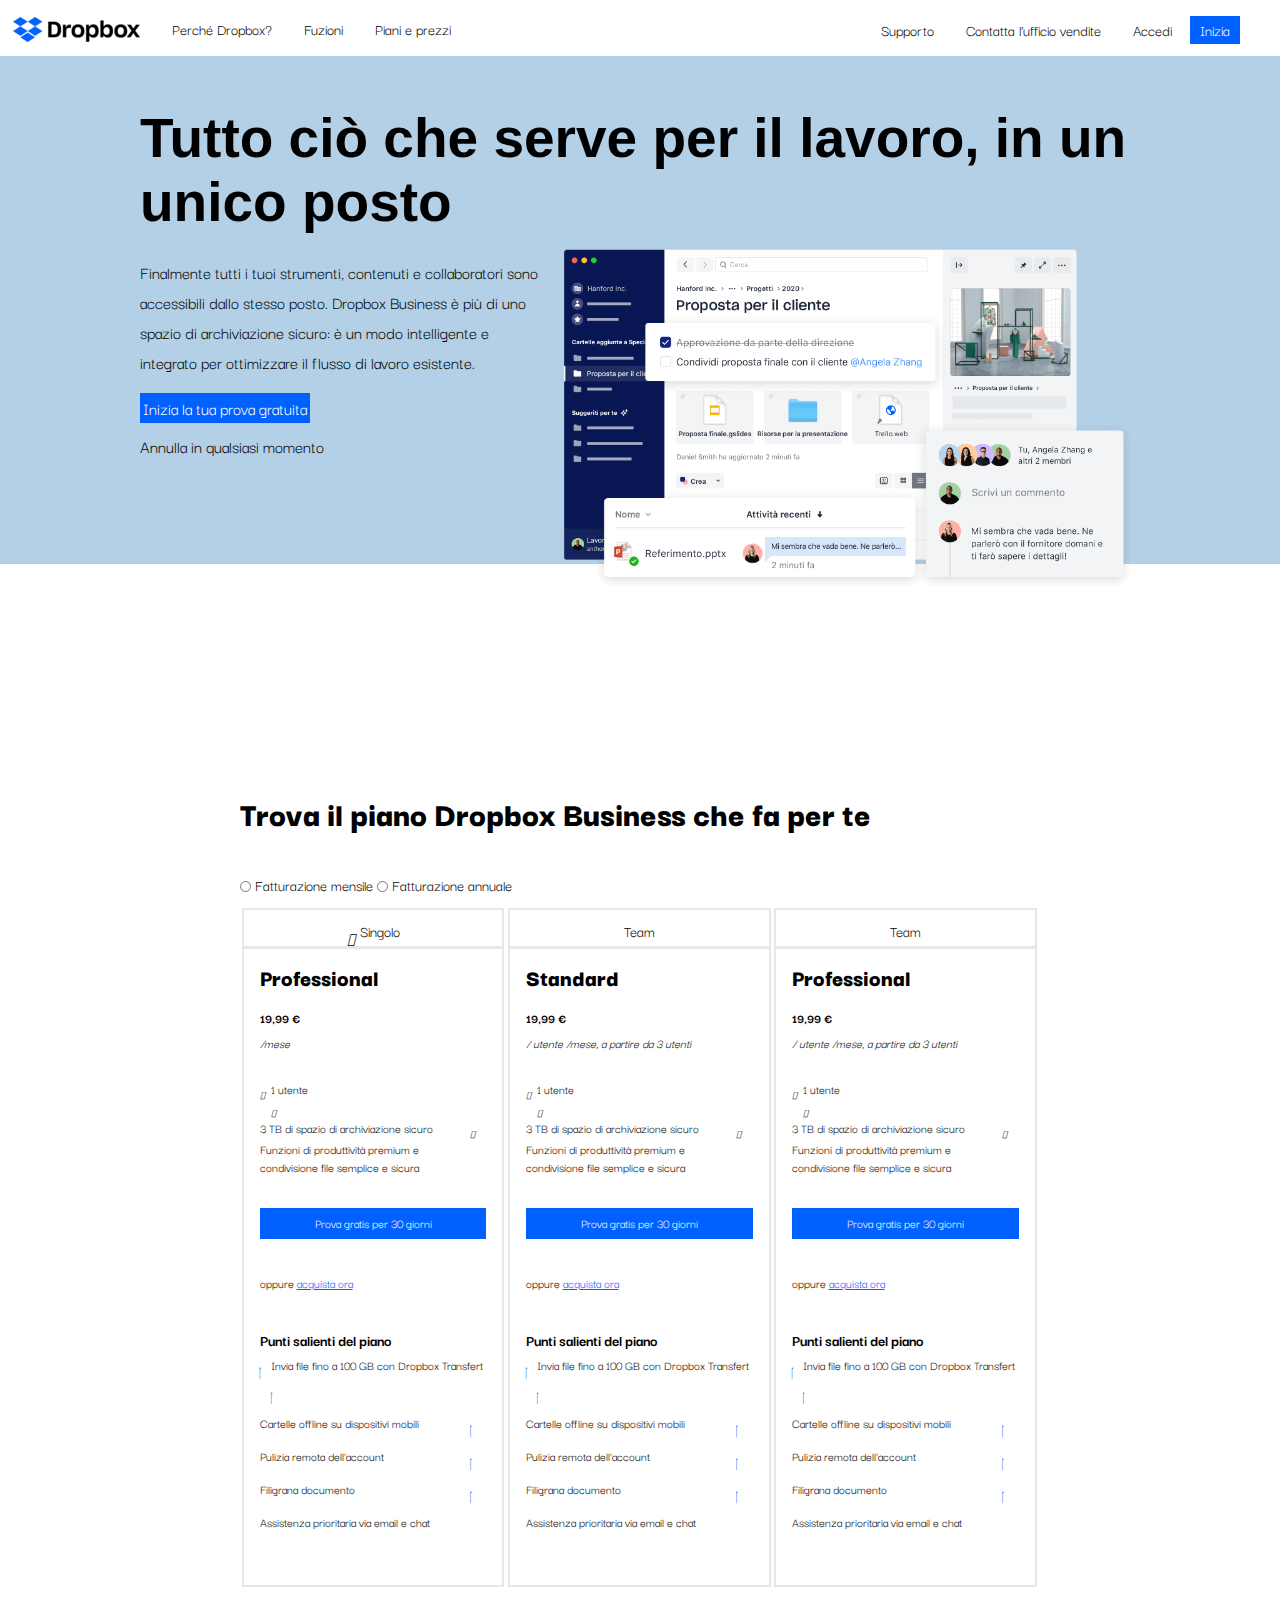
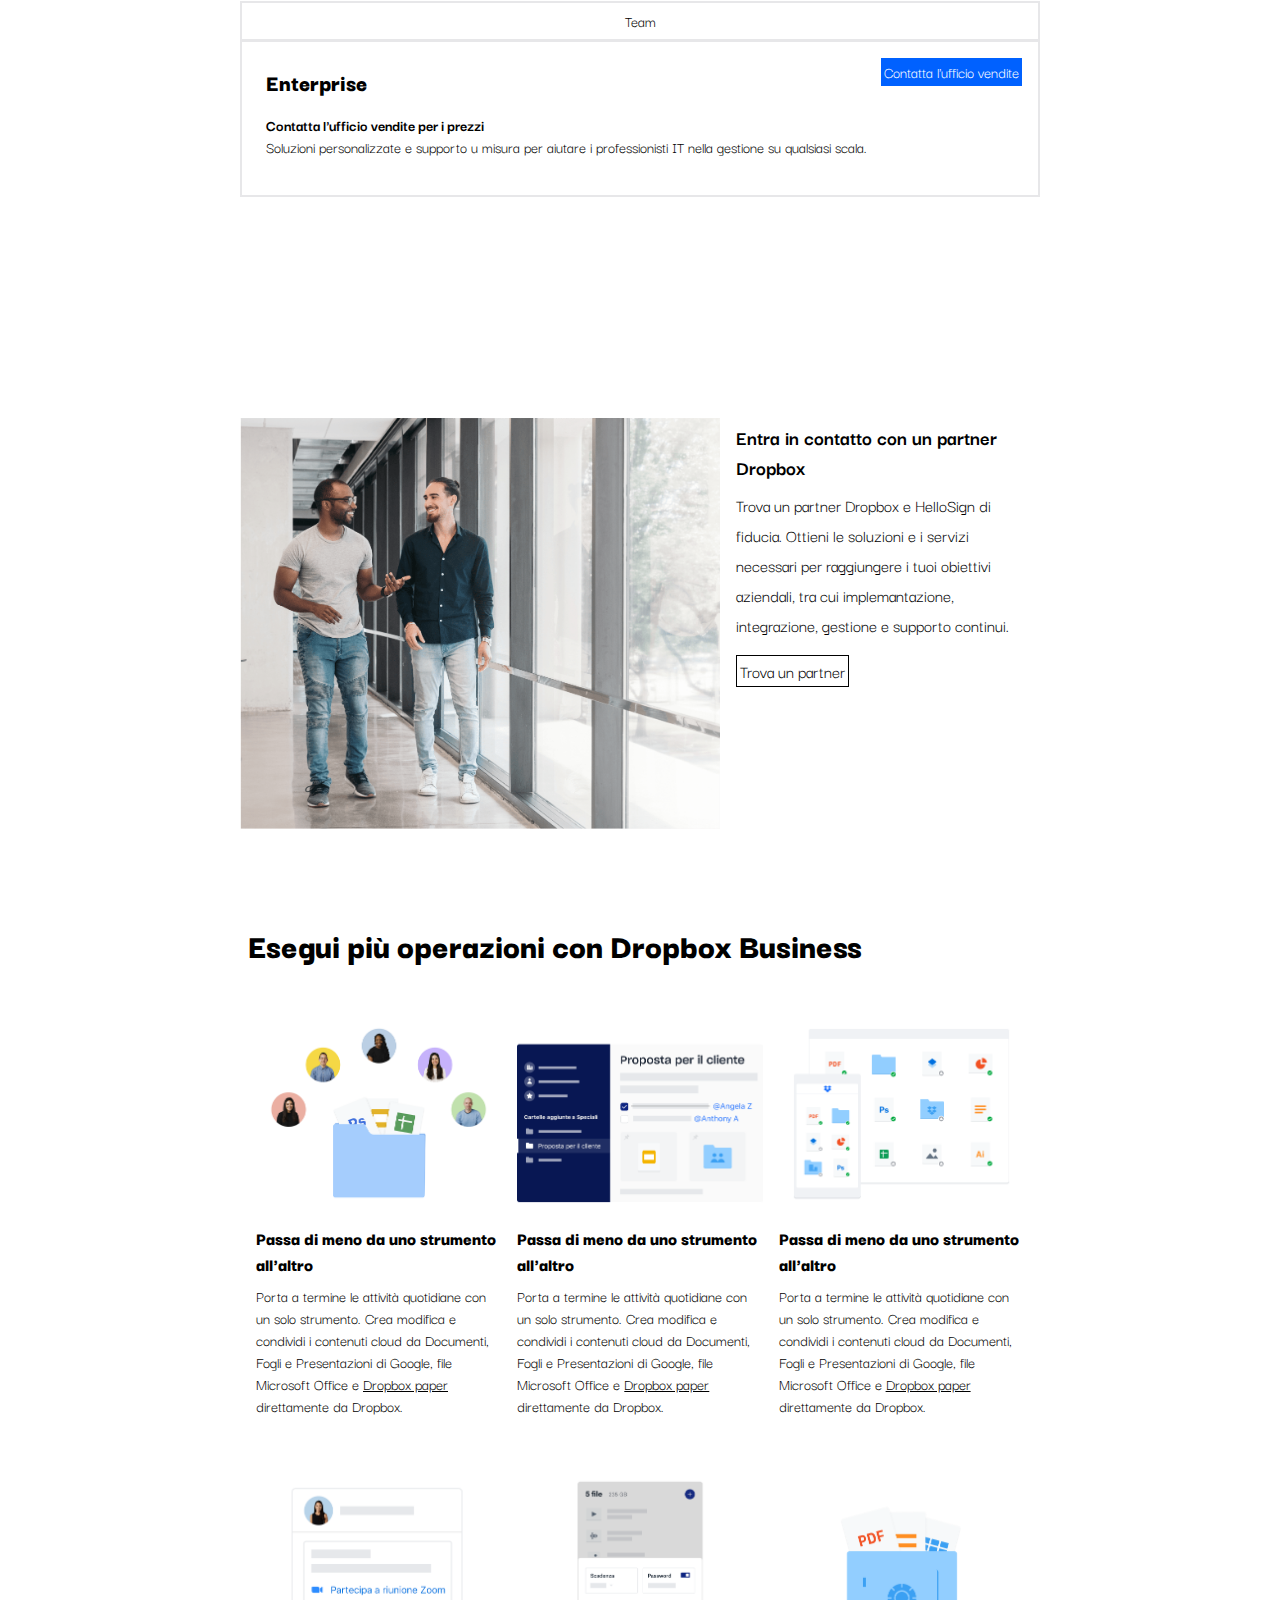
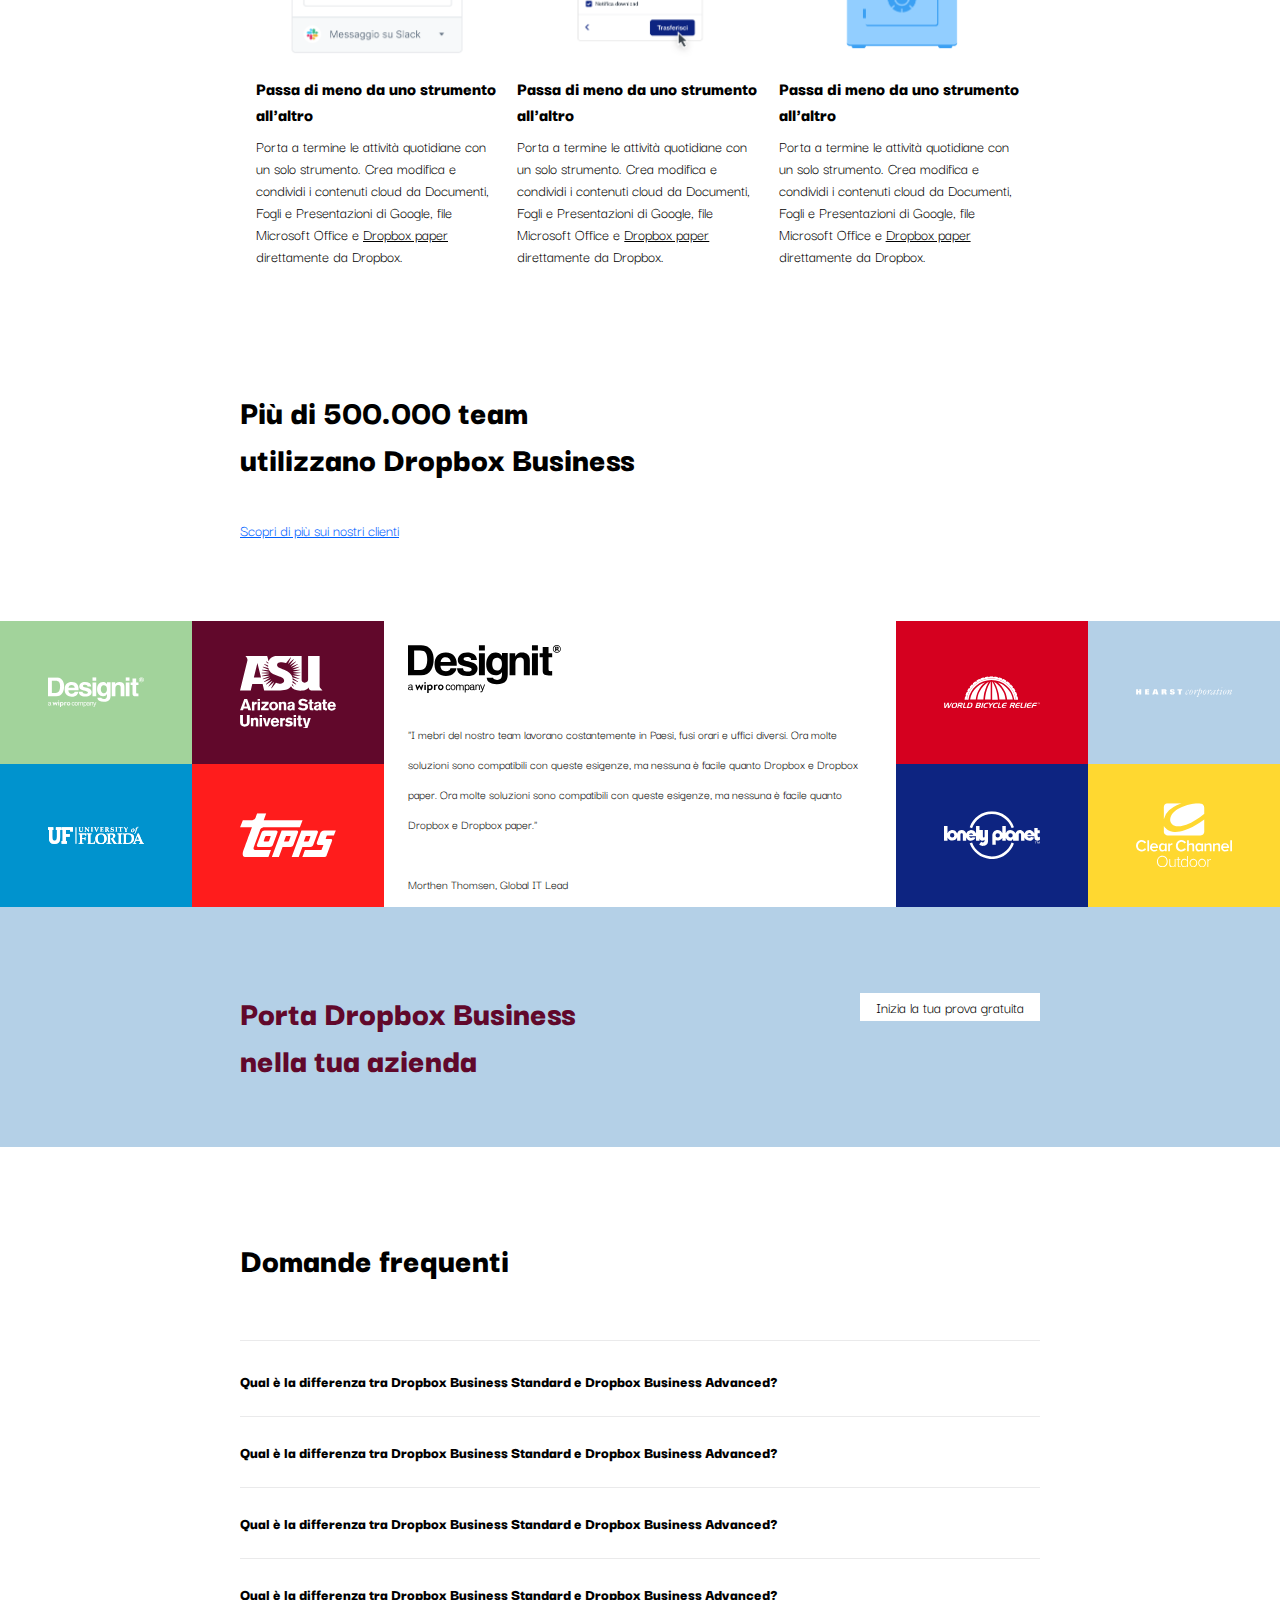
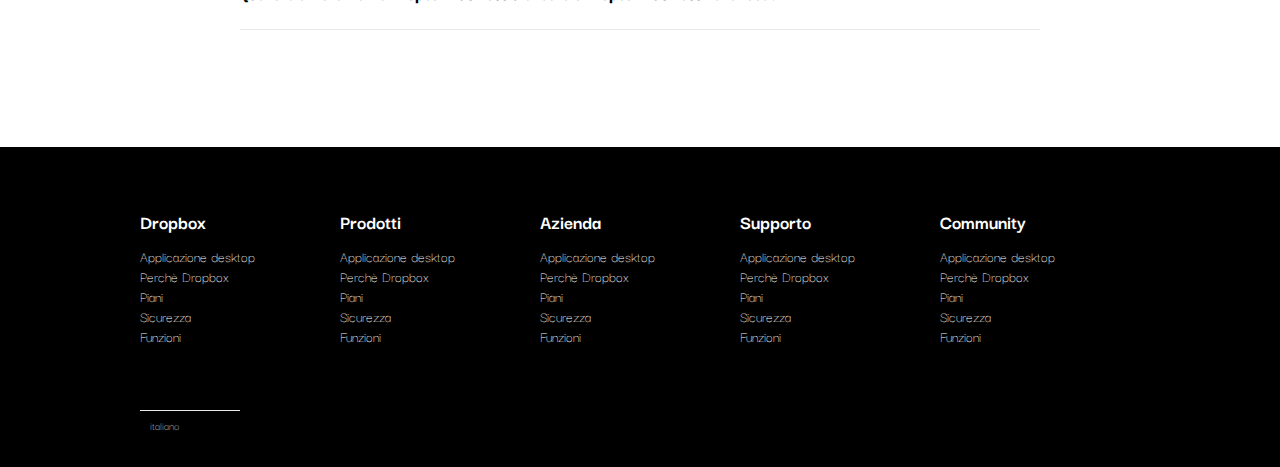
<file: index.html>
<!DOCTYPE html>
<html lang="en">
<head>
    <meta charset="UTF-8">
    <meta http-equiv="X-UA-Compatible" content="IE=edge">
    <meta name="viewport" content="width=device-width, initial-scale=1.0">
    <title>Dropbox</title>
    <link rel="stylesheet" href="./css/style.css">
    <link rel="preconnect" href="https://fonts.googleapis.com">
    <link rel="preconnect" href="https://fonts.gstatic.com" crossorigin>
    <link href="https://fonts.googleapis.com/css2?family=Darker+Grotesque:wght@600;700;800;900&display=swap" rel="stylesheet">
    <link rel="stylesheet" href="https://use.fontawesome.com/releases/v5.1.1/css/all.css" integrity="sha384-O8whS3fhG2OnA5Kas0Y9l3cfpmYjapjI0E4theH4iuMD+pLhbf6JI0jIMfYcK3yZ" crossorigin="anonymous">
</head>
<body>
    <div class="debug">
        <header class="row">
            <div class="cl_50 align_left">
                <img src="./img/logo-small.png" alt="Dropbox logo" class="logo_sm">
                <a href="" class="header_btn btn_left dropdown">
                    Perché Dropbox?
                    <div class="dropdown_content">
                        <p>ciao</p>
                        <p>ciao</p>
                        <p>ciao</p>
                    </div>
                </a>
                    
                <a href="" class="header_btn btn_left dropdown">
                    Fuzioni
                    <div class="dropdown_content">
                        <p>ciao</p>
                        <p>ciao</p>
                        <p>ciao</p>
                    </div>
                </a>
                <a href="" class="header_btn btn_left dropdown">
                    Piani e prezzi
                    <div class="dropdown_content">
                        <p>ciao</p>
                        <p>ciao</p>
                        <p>ciao</p>
                    </div>
                </a>
            </div>
            <div class="cl_50 align_right">
                <a href="./support-page/index_support.html" class="header_btn btn_right dropdown">
                    Supporto
                    <div class="dropdown_content">
                        <p>ciao</p>
                        <p>ciao</p>
                        <p>ciao</p>
                    </div>
                </a>
                <a href="" class="header_btn btn_right dropdown">
                    Contatta l'ufficio vendite
                    <div class="dropdown_content">
                        <p>ciao</p>
                        <p>ciao</p>
                        <p>ciao</p>
                    </div>
                </a>
                <a href="" class="header_btn btn_right dropdown">
                    Accedi
                    <div class="dropdown_content">
                        <p>ciao</p>
                        <p>ciao</p>
                        <p>ciao</p>
                    </div>
                </a>
                <a href="" class="header_btn btn_right blue_btn btn_p3px">Inizia</a>
            </div>
        </header>
        <!--Header-->
        <main>
            <div class="hero">
                <div class="hero_container row">
                    <h1>
                        Tutto ciò che serve per il lavoro, in un unico posto
                    </h1>
                    <div class="cl_40">
                        <p>
                            Finalmente tutti i tuoi strumenti, contenuti e collaboratori sono accessibili dallo stesso posto. Dropbox Business è più di uno spazio di archiviazione sicuro: è un modo intelligente e integrato per ottimizzare il flusso di lavoro esistente.
                        </p>
                        <a href="" class="hero_blue_btn btn_p3px">Inizia la tua prova gratuita</a>
                        <p>
                            Annulla in qualsiasi momento
                        </p>
                        <a href="#subscription" class="go_to"><i class="fas fa-arrow-down"></i></a>
                    </div>
                    <div class="cl_60 hero_img">
                        <img src="./img/jumbo.png" alt="">
                    </div>
                </div>
            </div>
            <!--Hero page-->
            <div class="subscription" id="subscription">
                <div class="sm_container row">
                    <h2>
                        Trova il piano Dropbox Business che fa per te
                    </h2>
                    <div class="checkbox">
                        <label class="radio_btn_container">
                            <input type="radio" name="invoice" id="m_invoice"> Fatturazione mensile
                            <input type="radio" name="invoice" id="y_invoice"> Fatturazione annuale
                        </label>
                    </div>                    
                    <div class="sub_text sm"><p class="cl_quantity"><i class="far fa-user"></i> Singolo</p></div>
                    <div class="sub_text sm"><p class="cl_quantity"><i class="far fa-building"></i></i> Team</p></div>
                    <div class="sub_text sm"><p class="cl_quantity"><i class="far fa-building"></i></i> Team</p></div>
                    <div class="sub_text">
                        <h3>Professional</h3>
                        <p class="price">
                            <strong>19,99 &euro;</strong> <br> <em>/mese</em>
                        </p>
                        <p class="function row">
                            <i class="far fa-user cl_5"></i> <span class="cl_95">1 utente</span>
                            <i class="far fa-folder cl_5"></i> <span class="cl_95">3 TB di spazio di archiviazione sicuro</span>
                            <i class="fas fa-pen cl_5"></i> <span class="cl_95">Funzioni di produttività premium e condivisione file semplice e sicura</span>
                        </p>
                            <a href="" class="subs_btn btn_p3px">
                            Prova gratis per 30 giorni
                            </a>
                        <p id="or">
                            oppure <a href="">acquista ora</a>
                        </p>
                        <h4>
                            Punti salienti del piano
                        </h4>
                        <div class="row">
                            <i class="fas fa-check fa-sm fa-fw cl_5"></i><p class="cl_95">Invia file fino a 100 GB con Dropbox Transfert</p>
                            <i class="fas fa-check fa-sm fa-fw cl_5"></i><p class="cl_95">Cartelle offline su dispositivi mobili</p>
                            <i class="fas fa-check fa-sm fa-fw cl_5"></i><p class="cl_95">Pulizia remota dell'account</p>
                            <i class="fas fa-check fa-sm fa-fw cl_5"></i><p class="cl_95">Filigrana documento</p>
                            <i class="fas fa-check fa-sm fa-fw cl_5"></i><p class="cl_95">Assistenza prioritaria via email e chat</p>
                        </div>
                    </div>
                    <div class="sub_text">                        
                        <h3>Standard</h3>
                        <p class="price">
                            <strong>19,99 &euro;</strong> <br> <em>/ utente /mese, a partire da 3 utenti</em>
                        </p>
                        <p class="function row">
                            <i class="far fa-user cl_5"></i> <span class="cl_95">1 utente</span>
                            <i class="far fa-folder cl_5"></i> <span class="cl_95">3 TB di spazio di archiviazione sicuro</span>
                            <i class="fas fa-pen cl_5"></i> <span class="cl_95">Funzioni di produttività premium e condivisione file semplice e sicura</span>
                        </p>
                        </p>
                        <a href="" class="subs_btn btn_p3px">
                            Prova gratis per 30 giorni
                        </a>
                        <p id="or">
                            oppure <a href="">acquista ora</a>
                        </p>
                        <h4>
                            Punti salienti del piano
                        </h4>
                        
                        <div class="row">
                            <i class="fas fa-check fa-sm fa-fw cl_5"></i><p class="cl_95">Invia file fino a 100 GB con Dropbox Transfert</p>
                            <i class="fas fa-check fa-sm fa-fw cl_5"></i><p class="cl_95">Cartelle offline su dispositivi mobili</p>
                            <i class="fas fa-check fa-sm fa-fw cl_5"></i><p class="cl_95">Pulizia remota dell'account</p>
                            <i class="fas fa-check fa-sm fa-fw cl_5"></i><p class="cl_95">Filigrana documento</p>
                            <i class="fas fa-check fa-sm fa-fw cl_5"></i><p class="cl_95">Assistenza prioritaria via email e chat</p>
                        </div>
                    </div>
                    <div class="sub_text">
                        <h3>Professional</h3>
                        <p class="price">
                            <strong>19,99 &euro;</strong> <br> <em>/ utente /mese, a partire da 3 utenti</em>
                        </p>
                        <p class="function row">
                            <i class="far fa-user cl_5"></i> <span class="cl_95">1 utente</span>
                            <i class="far fa-folder cl_5"></i> <span class="cl_95">3 TB di spazio di archiviazione sicuro</span>
                            <i class="fas fa-pen cl_5"></i> <span class="cl_95">Funzioni di produttività premium e condivisione file semplice e sicura</span>
                        </p>
                        <a href="" class="subs_btn btn_p3px">
                            Prova gratis per 30 giorni
                        </a>
                        <p id="or">
                            oppure <a href="">acquista ora</a>
                        </p>
                        <h4>
                            Punti salienti del piano
                        </h4>
                        <div class="row">
                            <i class="fas fa-check fa-sm fa-fw cl_5"></i><p class="cl_95">Invia file fino a 100 GB con Dropbox Transfert</p>
                            <i class="fas fa-check fa-sm fa-fw cl_5"></i><p class="cl_95">Cartelle offline su dispositivi mobili</p>
                            <i class="fas fa-check fa-sm fa-fw cl_5"></i><p class="cl_95">Pulizia remota dell'account</p>
                            <i class="fas fa-check fa-sm fa-fw cl_5"></i><p class="cl_95">Filigrana documento</p>
                            <i class="fas fa-check fa-sm fa-fw cl_5"></i><p class="cl_95">Assistenza prioritaria via email e chat</p>
                        </div>
                    </div>
                    <div class="cl_100 sm">
                        <p class="cl_quantity_100"><i class="far fa-building"></i></i> Team</p>
                    </div>
                    <div class="cl_100 cl_100_text">
                        <h3>
                            Enterprise
                        </h3>
                        <h4>
                            Contatta l'ufficio vendite per i prezzi
                        </h4>
                        <p>
                            Soluzioni personalizzate e supporto u misura per aiutare i professionisti IT nella gestione su qualsiasi scala.
                        </p>
                        <a href="" class="contact_btn btn_p3px">
                            Contatta l'ufficio vendite
                        </a>
                    </div>
                </div>
            </div>
            <!--Subscription page-->
            <div class="partner">
                <div class="sm_container row">
                    <div class="cl_60 partner_dim">
                        <img src="./img/partner.png" alt="">
                    </div>
                    <div class="cl_40 partner_dim">
                        <div class="partner_text">
                            <h3>
                                Entra in contatto con un partner Dropbox
                            </h3>
                            <p>
                                Trova un partner Dropbox e HelloSign di fiducia. Ottieni le soluzioni e i servizi necessari per raggiungere i tuoi obiettivi aziendali, tra cui implemantazione, integrazione, gestione e supporto continui.
                            </p>
                            <a href="#" class="partner_btn btn_p3px">
                                Trova un partner
                            </a>
                        </div>
                        
                    </div>
                </div>
            </div>
            <!--Partner page-->
            <div class="multitasking">
                <div class="sm_container row mt_text">
                    <h2>Esegui più operazioni con Dropbox Business</h2>
                    <div class="cl_33 mt_text">
                        <img src="./img/business-feature-switching-tools.png" alt="">
                        <h3>
                            Passa di meno da uno strumento all'altro
                        </h3>
                        <p>
                            Porta a termine le attività quotidiane con un solo strumento. Crea modifica e condividi i contenuti cloud da Documenti, Fogli e Presentazioni di Google, file Microsoft Office e <span style="text-decoration: underline;">Dropbox paper</span> direttamente da Dropbox.
                        </p>
                    </div>
                    <div class="cl_33 mt_text">
                        <img src="./img/business-feature-coordinate-it.png" alt="">
                        <h3>
                            Passa di meno da uno strumento all'altro
                        </h3>
                        <p>
                            Porta a termine le attività quotidiane con un solo strumento. Crea modifica e condividi i contenuti cloud da Documenti, Fogli e Presentazioni di Google, file Microsoft Office e <span style="text-decoration: underline;">Dropbox paper</span> direttamente da Dropbox.
                        </p>
                    </div>
                    <div class="cl_33 mt_text">
                        <img src="./img/business-feature-multi-device.png" alt="">
                        <h3>
                            Passa di meno da uno strumento all'altro
                        </h3>
                        <p>
                            Porta a termine le attività quotidiane con un solo strumento. Crea modifica e condividi i contenuti cloud da Documenti, Fogli e Presentazioni di Google, file Microsoft Office e <span style="text-decoration: underline;">Dropbox paper</span> direttamente da Dropbox.
                        </p>
                    </div>
                    <div class="cl_33 mt_text">
                        <img src="./img/business-feature-integrations-it.png" alt="">
                        <h3>
                            Passa di meno da uno strumento all'altro
                        </h3>
                        <p>
                            Porta a termine le attività quotidiane con un solo strumento. Crea modifica e condividi i contenuti cloud da Documenti, Fogli e Presentazioni di Google, file Microsoft Office e <span style="text-decoration: underline;">Dropbox paper</span> direttamente da Dropbox.
                        </p>
                    </div>
                    <div class="cl_33 mt_text">
                        <img src="./img/business-feature-send-files-it.png" alt="">
                        <h3>
                            Passa di meno da uno strumento all'altro
                        </h3>
                        <p>
                            Porta a termine le attività quotidiane con un solo strumento. Crea modifica e condividi i contenuti cloud da Documenti, Fogli e Presentazioni di Google, file Microsoft Office e <span style="text-decoration: underline;">Dropbox paper</span> direttamente da Dropbox.
                        </p>
                    </div>
                    <div class="cl_33 mt_text">
                        <img src="./img/business-feature-security.png" alt="">
                        <h3>
                            Passa di meno da uno strumento all'altro
                        </h3>
                        <p>
                            Porta a termine le attività quotidiane con un solo strumento. Crea modifica e condividi i contenuti cloud da Documenti, Fogli e Presentazioni di Google, file Microsoft Office e <span style="text-decoration: underline;">Dropbox paper</span> direttamente da Dropbox.
                        </p>
                    </div>
                </div>
            </div>
            <!--Multitasking page-->
            <div class="companies">
                <div class="sm_container">
                    <h2 class="collage_text collage_h">
                        Più di 500.000 team <br> utilizzano Dropbox Business
                    </h2>
                    <a href="#" class="collage_text" id="collage_link">Scopri di più sui nostri clienti</a>
                </div>            
                <div class="collage row">
                    <div class="cl_30 collage_dim">
                        <div class="collage_sm row">
                            <div class="cl_50_sm designit">
                                <div class="designit_logo"></div>
                            </div>
                            <div class="cl_50_sm asu">
                                <div class="asu_logo"></div>
                            </div>
                            <div class="cl_50_sm florida">
                                <div class="florida_logo"></div>
                            </div>
                            <div class="cl_50_sm topps">
                                <div class="topps_logo"></div>
                            </div>
                        </div>
                    </div>
                    <div class="cl_40 collage_dim">
                        <div>
                            <img src="./img/designit.svg" alt="">
                            <p>
                                "I mebri del nostro team lavorano costantemente in Paesi, fusi orari e uffici diversi. Ora molte soluzioni sono compatibili con queste esigenze, ma nessuna è facile quanto Dropbox e Dropbox paper. Ora molte soluzioni sono compatibili con queste esigenze, ma nessuna è facile quanto Dropbox e Dropbox paper."
                                <br><br>
                                Morthen Thomsen, Global IT Lead
                            </p>
                        </div>                        
                    </div>
                    <div class="cl_30 collage_dim">
                        <div class="collage_sm row">
                            <div class="cl_50_sm bicicle">
                                <div class="bicicle_logo"></div>
                            </div>
                            <div class="cl_50_sm hearts">
                                <div class="hearts_logo"></div>
                            </div>
                            <div class="cl_50_sm lp">
                                <div class="lp_logo"></div>
                            </div>
                            <div class="cl_50_sm clear">
                                <div class="clear_logo"></div>
                            </div>
                        </div>
                    </div>
                    <div class="cl_100 trial">
                        <div class="sm_container">
                            <div class="cl_50">
                                <h2>
                                    Porta Dropbox Business nella tua azienda
                                </h2>
                            </div>
                            <div class="cl_50 trial_text">
                                <a href="">
                                    Inizia la tua prova gratuita
                                </a>
                            </div>
                        </div>
                    </div>
                </div>
            </div>
            <!--Companies page-->
            <div class="faq sm_container">
                <h2>Domande frequenti</h2>
                <hr id="hr_lost">
                <a class="dropdown_faq">
                    Qual è la differenza tra Dropbox Business Standard e Dropbox Business Advanced? <span><i class="fas fa-angle-down"></i></span>
                    <div class="dropdown_content_faq">
                        <p>
                            Lorem ipsum dolor, sit amet consectetur adipisicing elit. Distinctio vel dolore iure eius quasi eligendi id, tempore temporibus nulla accusamus expedita veniam voluptatibus harum debitis ex aliquid sint? Ut, quis?
                        </p>
                    </div>
                </a>
                <hr class="hr_faq">
                <a class="dropdown_faq">
                    Qual è la differenza tra Dropbox Business Standard e Dropbox Business Advanced? <span><i class="fas fa-angle-down"></i></span>
                    <div class="dropdown_content_faq">
                        <p>
                            Lorem ipsum dolor, sit amet consectetur adipisicing elit. Distinctio vel dolore iure eius quasi eligendi id, tempore temporibus nulla accusamus expedita veniam voluptatibus harum debitis ex aliquid sint? Ut, quis?
                        </p>
                    </div>
                </a>
                <hr class="hr_faq">
                <a class="dropdown_faq">
                    Qual è la differenza tra Dropbox Business Standard e Dropbox Business Advanced? <span><i class="fas fa-angle-down"></i></span>
                    <div class="dropdown_content_faq">
                        <p>
                            Lorem ipsum dolor, sit amet consectetur adipisicing elit. Distinctio vel dolore iure eius quasi eligendi id, tempore temporibus nulla accusamus expedita veniam voluptatibus harum debitis ex aliquid sint? Ut, quis?
                        </p>
                    </div>
                </a>
                <hr class="hr_faq">
                <a class="dropdown_faq">
                    Qual è la differenza tra Dropbox Business Standard e Dropbox Business Advanced? <span><i class="fas fa-angle-down"></i></span>
                    <div class="dropdown_content_faq">
                        <p>
                            Lorem ipsum dolor, sit amet consectetur adipisicing elit. Distinctio vel dolore iure eius quasi eligendi id, tempore temporibus nulla accusamus expedita veniam voluptatibus harum debitis ex aliquid sint? Ut, quis?
                        </p>
                    </div>
                </a>
                <hr class="hr_faq">
            </div>
            <!--Faq page-->
        </main>
        <!--Main-->
        <footer>
            <div class="footer_container row">
                <div class="cl_20">
                    <h3>Dropbox</h3>
                    <ul>
                        <li>Applicazione desktop</li>
                        <li>Perchè Dropbox</li>
                        <li>Piani</li>
                        <li>Sicurezza</li>
                        <li>Funzioni</li>
                    </ul>
                </div>
                <div class="cl_20">
                    <h3>Prodotti</h3>
                    <ul>
                        <li>Applicazione desktop</li>
                        <li>Perchè Dropbox</li>
                        <li>Piani</li>
                        <li>Sicurezza</li>
                        <li>Funzioni</li>
                    </ul>
                </div>
                <div class="cl_20">
                    <h3>Azienda</h3>
                    <ul>
                        <li>Applicazione desktop</li>
                        <li>Perchè Dropbox</li>
                        <li>Piani</li>
                        <li>Sicurezza</li>
                        <li>Funzioni</li>
                    </ul>
                </div>
                <div class="cl_20">
                    <h3>Supporto</h3>
                    <ul>
                        <li>Applicazione desktop</li>
                        <li>Perchè Dropbox</li>
                        <li>Piani</li>
                        <li>Sicurezza</li>
                        <li>Funzioni</li>
                    </ul>
                </div>
                <div class="cl_20">
                    <h3>Community</h3>
                    <ul>
                        <li>Applicazione desktop</li>
                        <li>Perchè Dropbox</li>
                        <li>Piani</li>
                        <li>Sicurezza</li>
                        <li>Funzioni</li>
                    </ul>
                </div>
                <div class="cl_10 language">
                    <hr>
                    <span class="world"></span> italiano <span class="down_triangle"></span>
                </div>
            </div>            
        </footer>
        <!--Footer-->
    </div>    
</body>
</html>
</file>
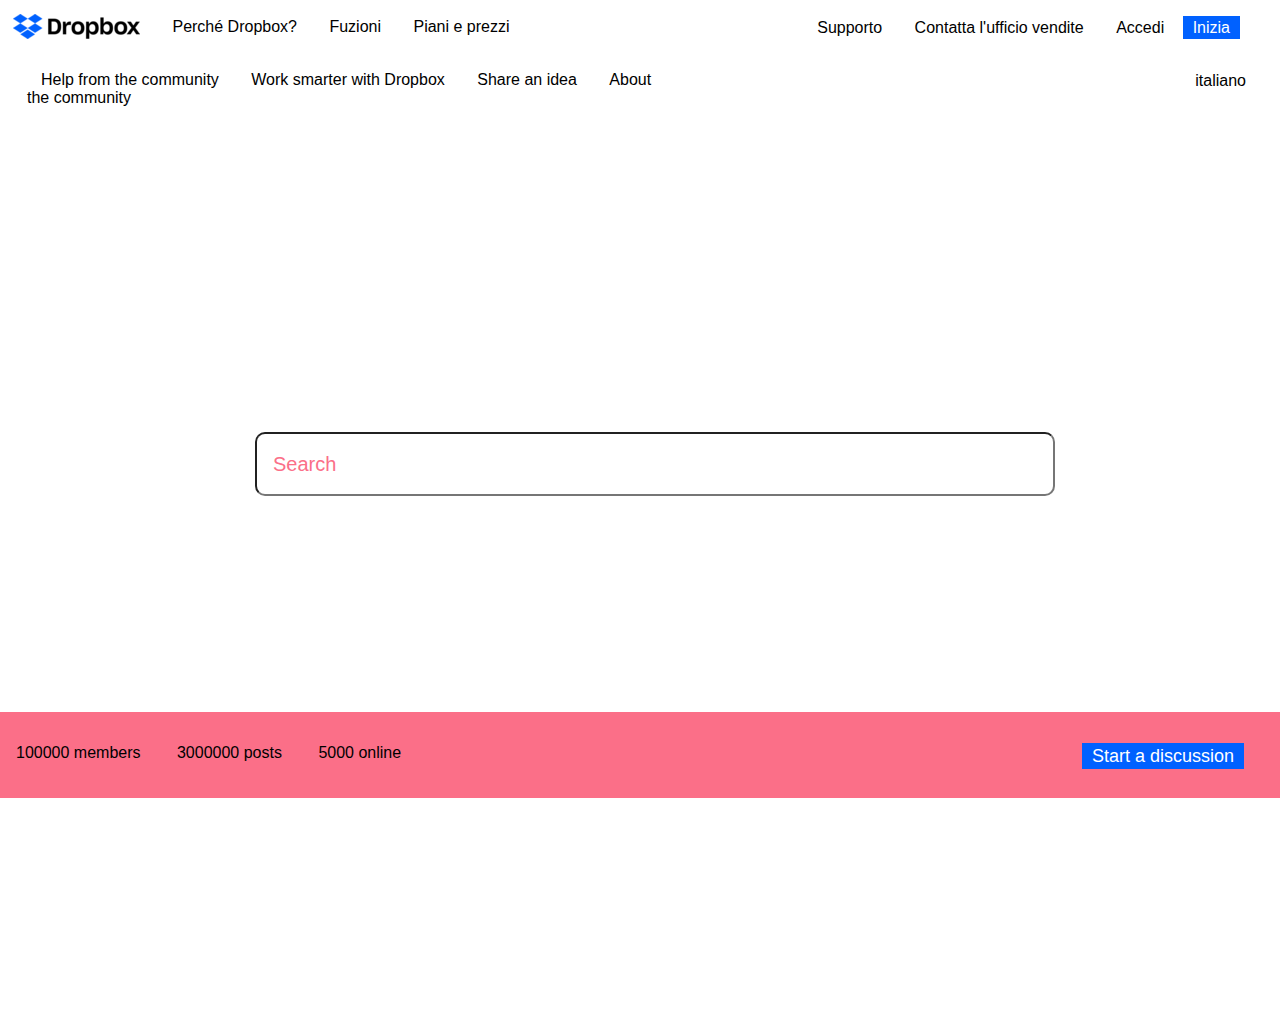
<file: support-page/index_support.html>
<!DOCTYPE html>
<html lang="en">
<head>
    <meta charset="UTF-8">
    <meta http-equiv="X-UA-Compatible" content="IE=edge">
    <meta name="viewport" content="width=device-width, initial-scale=1.0">
    <title>support</title>
    <link rel="stylesheet" href="../css/style.css">
    <link rel="stylesheet" href="https://use.fontawesome.com/releases/v5.1.1/css/all.css" integrity="sha384-O8whS3fhG2OnA5Kas0Y9l3cfpmYjapjI0E4theH4iuMD+pLhbf6JI0jIMfYcK3yZ" crossorigin="anonymous">
</head>
<body>
    <header class="row">
        <div class="cl_50 align_left">
            <img src="../img/logo-small.png" alt="Dropbox logo" class="logo_sm">
            <a href="" class="header_btn btn_left dropdown">
                Perché Dropbox?
                <div class="dropdown_content">
                    <p>ciao</p>
                    <p>ciao</p>
                    <p>ciao</p>
                </div>
            </a>
                
            <a href="" class="header_btn btn_left dropdown">
                Fuzioni
                <div class="dropdown_content">
                    <p>ciao</p>
                    <p>ciao</p>
                    <p>ciao</p>
                </div>
            </a>
            <a href="" class="header_btn btn_left dropdown">
                Piani e prezzi
                <div class="dropdown_content">
                    <p>ciao</p>
                    <p>ciao</p>
                    <p>ciao</p>
                </div>
            </a>
        </div>
        <div class="cl_50 align_right">
            <a href="./support-page/index_support.html" class="header_btn btn_right dropdown">
                Supporto
                <div class="dropdown_content">
                    <p>ciao</p>
                    <p>ciao</p>
                    <p>ciao</p>
                </div>
            </a>
            <a href="" class="header_btn btn_right dropdown">
                Contatta l'ufficio vendite
                <div class="dropdown_content">
                    <p>ciao</p>
                    <p>ciao</p>
                    <p>ciao</p>
                </div>
            </a>
            <a href="" class="header_btn btn_right dropdown">
                Accedi
                <div class="dropdown_content">
                    <p>ciao</p>
                    <p>ciao</p>
                    <p>ciao</p>
                </div>
            </a>
            <a href="" class="header_btn btn_right blue_btn btn_p3px">Inizia</a>
        </div>
    </header>
    <header class="row support_nav">
        <div class="cl_50 align_left">
            <a href="" class="header_btn btn_left">
                Help from the community
            </a>  
            <a href="" class="header_btn btn_left">
                Work smarter with Dropbox
            </a>
            <a href="" class="header_btn btn_left">
                Share an idea
            </a>
            <a href="" class="header_btn btn_left">
                About the community
            </a>
        </div>
        <div class="cl_50 align_right">
            <a href="" class="header_btn btn_right">
                italiano
            </a>
        </div>
    </header>
    <!--Header-->
    <main class="main">
        <div class="hero_support">
            <div class="hero_container search_pos">
                <input type="search" class="search" placeholder="Search">
            </div>
            <!-- /.Search-->
            <div class=" sm_container numbers row">
                <div class="cl_60 aling_support">
                    <div class="buttons">
                        <a href="">
                            <i class="fas fa-user-circle"></i> 100000 members
                        </a>
                        <a href="">
                            <i class="fas fa-comments"></i> 3000000 posts
                        </a>
                        <a href="">
                            <i class="fas fa-wifi"></i> 5000 online
                        </a>
                    </div>
                </div>
                <div class="cl_40 align_right">
                    <a href="" class="blue_btn">
                        Start a discussion
                    </a>
                </div>
            </div>
            <!-- /.numbers -->

        </div>
    </main>
    <!-- /.main -->
    
</body>
</html>
</file>
<file: css/style.css>
/* #region GENERAL*/
*{
    margin: 0;
    padding: 0;
    box-sizing: border-box;
    font-family:'Darker Grotesque', sans-serif;;
}
:root{
    --btn-color: #0061FF;
    --text-color: #1F1F1F;
    --light-text-color: #ADB6BD;
    --light-bg-color: #B4D0E7;
    --main-bg-color: #FFFFFF;
}
.row::after{
    content:"";
    display: table;
    clear: both;
}
a{
    text-decoration: none;
    color: black;
}
input{
    height: 0.7rem;
    width: 0.7rem;
    vertical-align: -1px;
}
html{
    scroll-behavior: smooth;
}
/* #endregion GENERAL*/

/* #region COLUMNS*/
.cl_5{
    float: left;
    width: 5%
}
.cl_10{
    float: left;
    width: 10%;
    margin-top: 75px;
    color: white;
}
.cl_20{
    float: left;
    width: 20%;
    height: 121px;
    margin-top: 61px;
    color: white;
}
.cl_30{
    float: left;
    width: 30%;
}
.cl_33{
    float: left;
    width: 33.33%;
    height: 647px;   
}
.cl_40{
    float: left;
    width: 40%;
    height: 192px;
    line-height: 30px;
    font-size: large;
}
.cl_50{
    float: left;
    width: 50%;
    height: 48px;
}
.cl_50_sm{
    height: 143px;
    float: left;
    width: 50%;
    background-color: rgb(4, 0, 255);
}
.cl_60{
    float: left;
    width: 60%;
    height: 281px;
}
.cl_95{
    float:left;
    width: 95%;
    display: block; 
    margin-right: -5px; 
}
.cl_100{
    float: left;
    width: 100%;
    height: 157px;
    margin-top: 12px ;
    position: relative;
}
/* #endregion COLUMNS*/

/* #region UTILITIES*/
.fa-user:before {
    content: "\f007";
    vertical-align: -7px;
}
.fa-folder:before {
    content: "\f07b";
    vertical-align: -7px;
}
.fa-pen:before {
    content: "\f304";
    vertical-align: -7px;
}
.world::before{
    font-family: "Font Awesome 5 Free";
    font-weight: 900;
    content: "\f0ac";
    color: #EAEAEB;
    font-size: 9px;
}
.down_triangle::before{
    font-family: "Font Awesome 5 Free";
    font-weight: 900;
    content: "\f0d8";
    color: #EAEAEB;
    font-size: 9px
}
.fa-check:before {
    color: var(--btn-color);
    content: "\f00c";
    font-size: smaller;
    vertical-align: -7px;
}
/*Font awesome utilities*/

.btn_p3px{
    padding: 3px;
}
.btn_p3px:hover{
    text-decoration: underline;
    filter: sepia(1);
}
.go_to:active{
    color:red;
}
/* #endregion UTILITIES*/

/* #region HEADER*/
header{
    margin: 0 auto;
    height: 3.5rem;
    background-color: white;
    padding: 5px 0;
}
.align_left{
    position: relative;
    padding-left: 7px;
    margin-top: -4px;
}

.logo_sm{
    position: relative;
    top: 10px;
    left: 6px;
}
.btn_left{
    position: relative;
    top: 3px;
    left: 20px;
}
.align_right{
    text-align: right;
    padding-top: 13px;
    position: relative;
}
.btn_right{
    position: relative;
    top: -13px;
    right: 20px;
}
.header_btn{
    list-style: none;
    color: black;
    padding:14px;
}
.blue_btn{
    color: white;
    background-color: #0061FF;
    padding: 3px 10px;
    margin-right: 20px;
}
.cl_quantity{
    margin-top: -7px;
}
.cl_quantity_100{
    margin-top: 7px;
}
.dropdown{
    position: relative;
    display: inline-block;
}
.dropdown_content{
    display: none;
    position: absolute;
    background-color: #f9f9f9;
    min-width: 120px;
    box-shadow: 0px 8px 16px 0px rgba(0,0,0,0.2);
    padding: 12px 16px;
    z-index: 1;
}
.dropdown:hover .dropdown_content {
   display: block;
}
/* #endregion HEADER*/

/* #region HERO*/
.hero{
    height: 508px;
    background-color: var(--light-bg-color);
}
.hero_container{
    margin: 0 auto;
    width: 1000px;
    height: 600px;
}
.hero_container h1{
    padding-top: 50px;
    padding-bottom: 15px;
    font-size: 55px;
    float: left;
    width: 100%;
    font-weight: 900;
    font-family: Arial, Helvetica, sans-serif;
}
.hero_img{
    position: relative;
}
.hero_img>img{
    max-width: 100%;
    position: absolute;
    right: 0;
}
.hero_blue_btn{
    color: white;
    background-color: #0061FF;
}
.hero_container p{
    padding-bottom: 1rem;
    padding-top: 0.5rem;
}
/* #endregion HERO*/

/* #region SUBSCRIPTION*/
.subscription{
    margin-top: 9rem;
}
.sm_container{
    margin: 0 auto;
    width: 800px;
}
.sm_container h2{
    padding-top: 81px;
    padding-bottom: 38px;
    font-size: 35px;
    float: left;
    width: 100%;
    font-weight: 900;
}
li > span{
    color: var(--btn-color);
} 
ul{
    list-style: none;
}
.sub_text{
    float: left;
    width: 32.86%;
    height: 640px;
    padding: 1rem;
    margin: 0.1rem;
    line-height: 25px;
    font-size: small;
    margin-top: 12px ;
}
.sm{
    height: 40px;
    text-align: center;
}
.sm>p{
    font-size: medium;
    margin-bottom: 2px;
}
.sub_text, .sm, .cl_100{
    border: 2px solid #E7E7E9;
}
.sub_text>a{
    background-color: var(--btn-color);
    color: white;
    margin-top: 1rem;
    margin-bottom: 1rem;
    text-align: center;
    width: 100%;
    display: block;
}
.sub_text>p>a{
    text-decoration: underline;
    color: var(--btn-color);
}
.sub_text>h3{
    font-weight: 900;
    font-size: x-large;
    padding-bottom: 1rem;
}
.sub_text>h4{
    font-size: medium;
    margin-top: 2rem;
}
.function{
    padding-bottom: 1rem;
    line-height: initial;
    padding-top: 1.5rem;
}
#or{
    padding-top: 1rem;
}
.function>i{
    font-size: 10px;
}
.contact_btn{
    background-color: var(--btn-color);
    color: white;
    margin-top: 1rem;
    margin-bottom: 1rem;
    position: absolute;
    top: 0;
    right: 1rem;
}
.cl_100_text{
    padding: 1.5rem;
}
.subscription>.sm_container>.cl_100,.sm{
    margin-bottom: -13px;
}
.cl_100_text>p{
    font-size: medium;
    margin-bottom: 2px;
}
.cl_100_text>h3{
    font-weight: 900;
    font-size: x-large;
}
.cl_100_text>h4{
    font-size: medium;
    margin-top: 1rem;
}
/* #endregion SUBSCRIPTION*/

/* #region PARTNER*/
.partner{
    padding-top: 9rem;
    padding-bottom: 5rem;
}
.partner>.row>.cl_40{
    float: left;
    width: 40%;
    line-height: 30px;
    font-size: large;
}
.partner_dim{
    height: 370px ;
    margin-top: 54px;
}
.partner_dim > img{
    max-width: 100%;
    padding-top: 2.3rem;
}
.partner_dim p{
    padding-bottom: 1rem;
    padding-top: 0.5rem;
}
.partner_text{
    margin: 2.5rem 1rem;
}
.partner_btn{
    color:black;
    background-color: #ffffff;
    border: 1px solid black;
}
/* #endregion PARTNER*/

/* #region MULTITASKING*/
.mt_text > img{
    max-width: 100%;
}
.mt_text {
    padding: 0.5rem;
    height: 450px;
}
.mt_text > h3{
    margin: 0.5rem 0;
    font-weight: 900;
}
.mt_text > h2{
    font-weight: 900;
    font-size: 35px;
}
/* #endregion MULTITASKING*/

/* #region COMPANIES*/
.collage_dim{
    height: 286px;
}
#collage_h{
    margin-top: 115px;
}
.collage_text{
    padding-bottom: 19px;
}

.designit{
    background-color: #A2D39B ;
    position: relative;  
    border: 0px solid #D0E9CD;
}
.designit:hover{
    border: 10px solid #D0E9CD;
    transition: border 0.2s;
}
.designit_logo{
    background-image: url("../img/designit.svg");
    background-size: 100%;
    background-repeat: no-repeat;
    background-position: center;
    position: absolute;
    top: 50%;
    left: 50%;
    transform: translate(-50%, -50%);
    height: 50%;
    width: 50%;
    filter: invert(100%) sepia(0%) saturate(0%) hue-rotate(278deg) brightness(105%) contrast(108%);
}
.asu {
    background-color: #61082B;
    position: relative;
}
.asu_logo{
    background-image: url("../img/arizona_state_university.svg");
    background-size: 100%;
    background-repeat: no-repeat;
    background-position: center;
    position: absolute;
    top: 50%;
    left: 50%;
    transform: translate(-50%, -50%);
    height: 50%;
    width: 50%;
    filter: invert(100%) sepia(0%) saturate(0%) hue-rotate(278deg) brightness(105%) contrast(108%);
}
.florida {
    background-color: #0093CE;
    position: relative;
}
.florida_logo{
    background-image: url("../img/university_of_florida.svg");
    background-size: 100%;
    background-repeat: no-repeat;
    background-position: center;
    position: absolute;
    top: 50%;
    left: 50%;
    transform: translate(-50%, -50%);
    height: 50%;
    width: 50%;
    filter: invert(100%) sepia(0%) saturate(0%) hue-rotate(278deg) brightness(105%) contrast(108%);
}
.topps {
    background-color: #FF1C1C;
    position: relative;
}
.topps_logo{
    background-image: url("../img/topps.svg");
    background-size: 100%;
    background-repeat: no-repeat;
    background-position: center;
    position: absolute;
    top: 50%;
    left: 50%;
    transform: translate(-50%, -50%);
    height: 50%;
    width: 50%;
    filter: invert(100%) sepia(0%) saturate(0%) hue-rotate(278deg) brightness(105%) contrast(108%);
}
.bicicle {
    background-color: #D5001F;
    position: relative;
}
.bicicle_logo{
    background-image: url("../img/world_bicycle_relief.svg");
    background-size: 100%;
    background-repeat: no-repeat;
    background-position: center;
    position: absolute;
    top: 50%;
    left: 50%;
    transform: translate(-50%, -50%);
    height: 50%;
    width: 50%;
    filter: invert(100%) sepia(0%) saturate(0%) hue-rotate(278deg) brightness(105%) contrast(108%);
}
.hearts {
    background-color: #B4D0E7;
    position: relative;
}
.hearts_logo{
    background-image: url("../img/hearst_corp.svg");
    background-size: 100%;
    background-repeat: no-repeat;
    background-position: center;
    position: absolute;
    top: 50%;
    left: 50%;
    transform: translate(-50%, -50%);
    height: 50%;
    width: 50%;
    filter: invert(100%) sepia(0%) saturate(0%) hue-rotate(278deg) brightness(105%) contrast(108%);
}
.lp {
    background-color: #0D2481;
    position: relative;
}
.lp_logo{
    background-image: url("../img/lonely_planet.svg");
    background-size: 100%;
    background-repeat: no-repeat;
    background-position: center;
    position: absolute;
    top: 50%;
    left: 50%;
    transform: translate(-50%, -50%);
    height: 50%;
    width: 50%;
    filter: invert(100%) sepia(0%) saturate(0%) hue-rotate(278deg) brightness(105%) contrast(108%);
}
.clear {
    background-color: #FFD830;
    position: relative;
}
.clear_logo{
    background-image: url("../img/clear_channel.svg");
    background-size: 100%;
    background-repeat: no-repeat;
    background-position: center;
    position: absolute;
    top: 50%;
    left: 50%;
    transform: translate(-50%, -50%);
    height: 50%;
    width: 50%;
    filter: invert(100%) sepia(0%) saturate(0%) hue-rotate(278deg) brightness(105%) contrast(108%);
}
.trial{
    background-color: #B4D0E7;
    margin-top: 0;
    height: 240px;
    color:#61082B;
    border: none;
}
.companies>.row>.cl_40>div>img{
    max-width: 33%;
    margin-bottom: 1rem;
}
.companies>.row>.cl_40>div{
    padding: 1.5rem;
    font-size: small;
}
.trial_text{
    position: relative;
}
.trial_text>a{
    position: absolute;
    top: 86px;
    right: 0;
    background-color: white;
    padding: 0.2rem 1rem;
}
#collage_link{
    color: var(--btn-color);
    text-decoration: underline;
}
.collage{
    margin-top: 5rem;
}
/* #endregion COMPANIES*/

/* #region FAQ*/
.faq{
    position: relative;
    height: 600px;
}
.faq>a{    
    padding: 1.5rem 0;
    font-weight: 900;
    display: block;
}
.faq>a>span{
    position: absolute;
    right: 0;
}
.faq>.hr_faq{
    height: 1px;
    background-color: #EAEAEB;
    border: transparent;
}
.faq>#hr_lost{
    height: 1px;
    background-color: #EAEAEB;
    border: transparent;
    position: absolute;
    top: 193px;
    width: 800px;
}
.faq>h2{
    padding: 5.5rem 0;    
}
.dropdown_faq{
    cursor: pointer;
    transition: 0.4s;
}
.dropdown_content_faq{
    display: none;
    padding: 12px 16px;
    z-index: 1;
}
.dropdown_faq:hover .dropdown_content_faq {
   display: block;
}
.dropdown_content_faq>p{
    font-weight: 100;
}
/* #endregion FAQ*/

/* #region FOOTER*/
footer{
    background-color: black;
    height: 320px;
}
.footer_container{
    margin: 0 auto;
    width: 1000px;
    height: 294px;
}
.cl_20>ul>li{
    font-size: 15px;
    font-weight: 100;
}
.language{
    height: 20px;
    margin-top: 75px;
    font-size: 12px;
    color: rgba(255, 255, 255, 0.548);
}
.cl_20>h3{
    margin-bottom: 0.7rem;
    font-size: 20px;
}
.language>i{
    font-size: 8px;
    padding-top: 1rem;
}
.cl_10>hr{
    height: 1px;
    background-color: #EAEAEB;
    border: transparent;
    margin: 6px 0
}

/* #endregion FOOTER*/

/* #region SUPPORT PAGE*/
.support_nav{
    padding-top: 1rem;
}

.hero_support {
    height: 600px;
    background-image: url("https://www.dropboxforum.com/html/assets/bg_community-home-2.png");
    background-repeat: no-repeat;
    background-size: cover;
}
.search_pos{
    position: relative;
}
.search{
    display: block;
    height: 4rem;
    width: 800px;
    position: absolute;
    top: 320px;
    left:115px;
    border-radius: 10px;
    font-size: 20px;
    padding: 1rem;
}
::placeholder{
    color: #FB6F88;
}
.numbers{
    padding: 1rem;
    background-color:#FB6F88 ;
    height: 86px;
    width: 100%;
}
.align_support{
    position: relative;
}
.buttons{
    position: absolute;
    top: 46.5rem;
}
.buttons>a{
    margin-right:2rem;
}

/* #endregion SUPPORT PAGE*/
</file>
